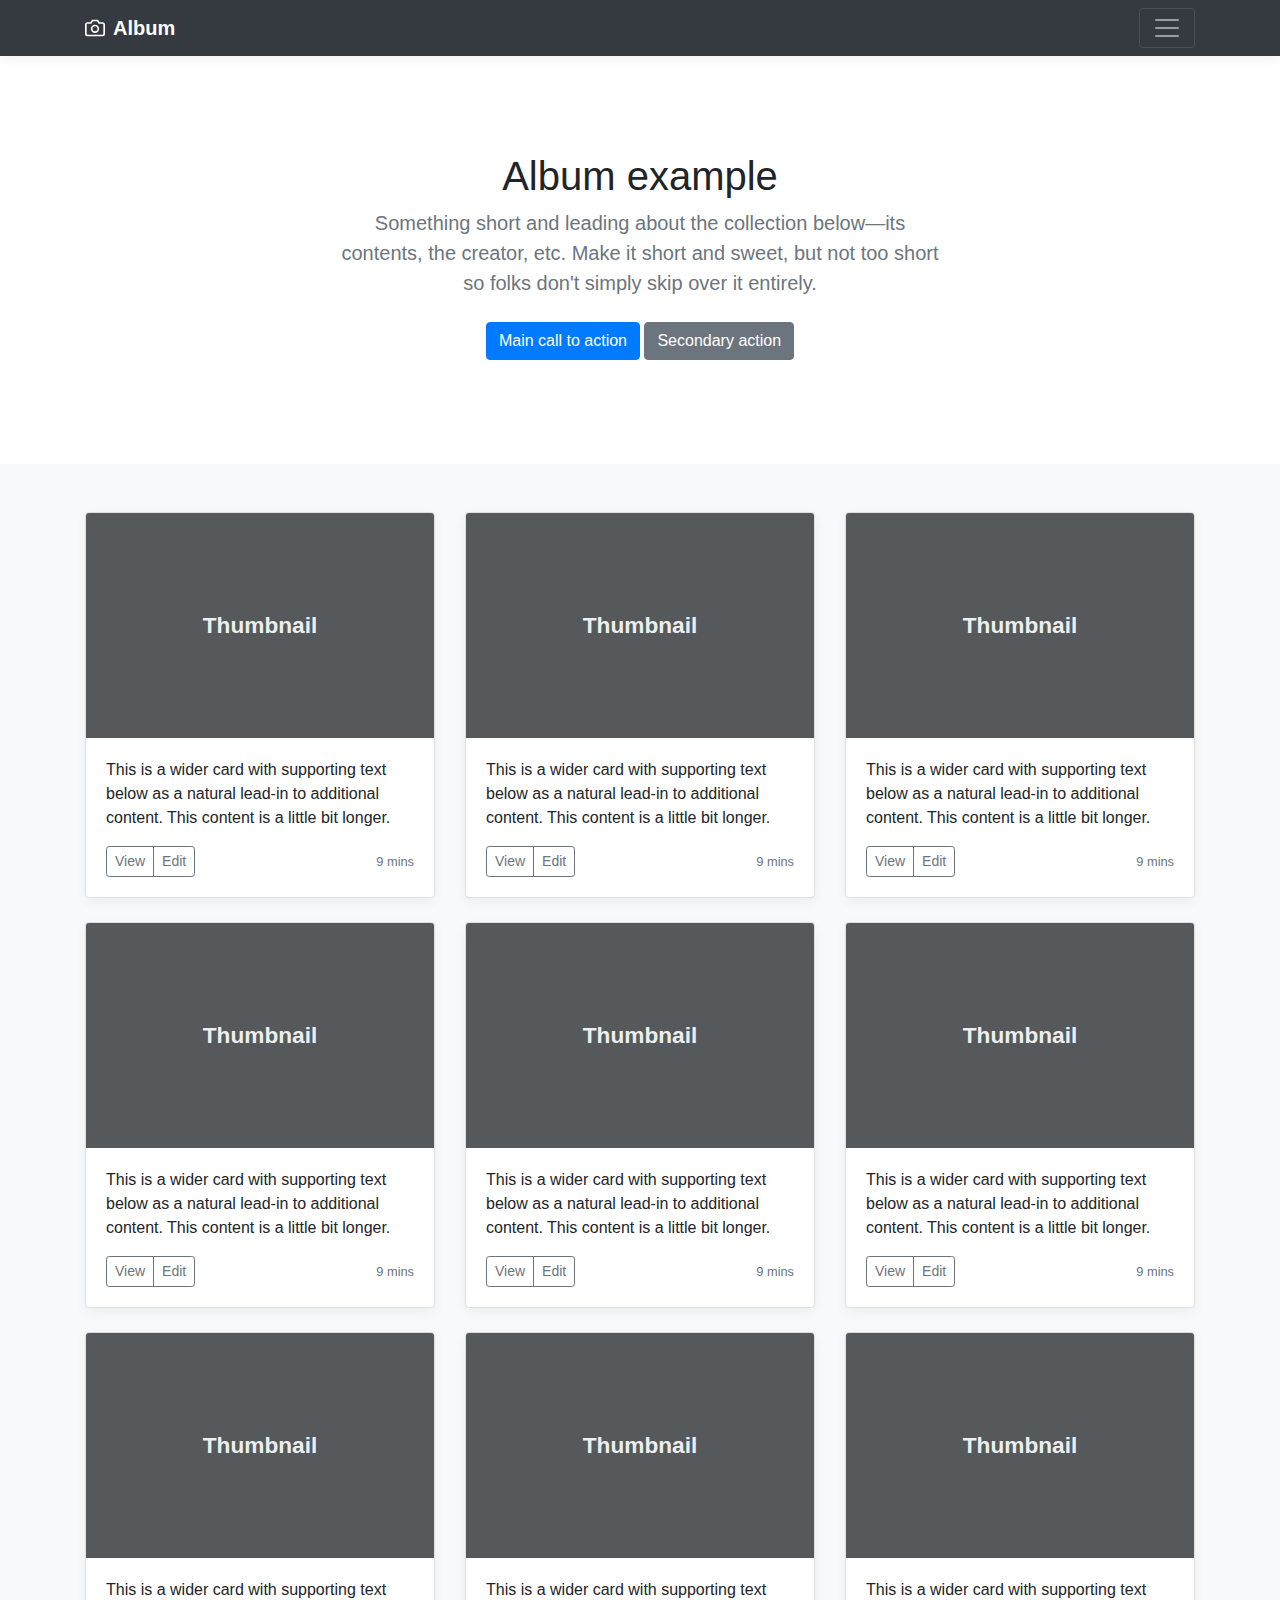
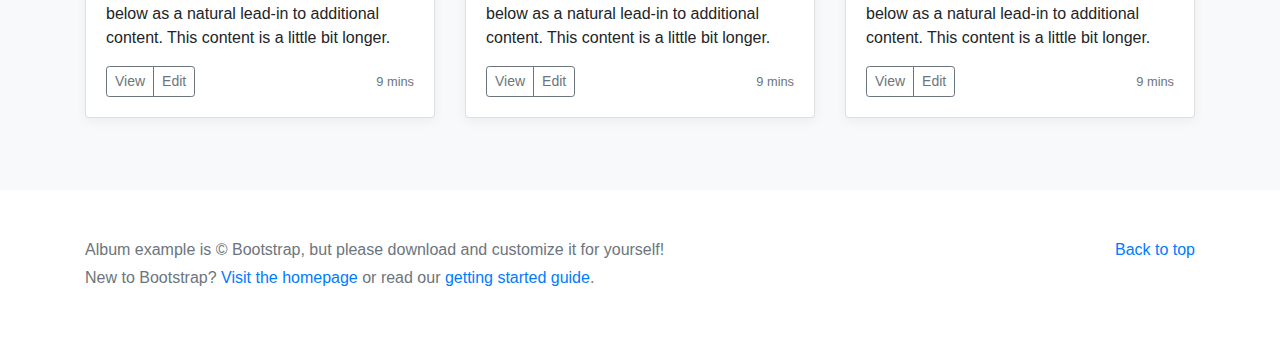
<file: public/packages/bootstrap-4.1.1/docs/4.1/examples/album/index.html>
<!doctype html>
<html lang="en">
  <head>
    <meta charset="utf-8">
    <meta name="viewport" content="width=device-width, initial-scale=1, shrink-to-fit=no">
    <meta name="description" content="">
    <meta name="author" content="">
    <link rel="icon" href="../../../../favicon.ico">

    <title>Album example for Bootstrap</title>

    <!-- Bootstrap core CSS -->
    <link href="../../../../dist/css/bootstrap.min.css" rel="stylesheet">

    <!-- Custom styles for this template -->
    <link href="album.css" rel="stylesheet">
  </head>

  <body>

    <header>
      <div class="collapse bg-dark" id="navbarHeader">
        <div class="container">
          <div class="row">
            <div class="col-sm-8 col-md-7 py-4">
              <h4 class="text-white">About</h4>
              <p class="text-muted">Add some information about the album below, the author, or any other background context. Make it a few sentences long so folks can pick up some informative tidbits. Then, link them off to some social networking sites or contact information.</p>
            </div>
            <div class="col-sm-4 offset-md-1 py-4">
              <h4 class="text-white">Contact</h4>
              <ul class="list-unstyled">
                <li><a href="#" class="text-white">Follow on Twitter</a></li>
                <li><a href="#" class="text-white">Like on Facebook</a></li>
                <li><a href="#" class="text-white">Email me</a></li>
              </ul>
            </div>
          </div>
        </div>
      </div>
      <div class="navbar navbar-dark bg-dark box-shadow">
        <div class="container d-flex justify-content-between">
          <a href="#" class="navbar-brand d-flex align-items-center">
            <svg xmlns="http://www.w3.org/2000/svg" width="20" height="20" viewBox="0 0 24 24" fill="none" stroke="currentColor" stroke-width="2" stroke-linecap="round" stroke-linejoin="round" class="mr-2"><path d="M23 19a2 2 0 0 1-2 2H3a2 2 0 0 1-2-2V8a2 2 0 0 1 2-2h4l2-3h6l2 3h4a2 2 0 0 1 2 2z"></path><circle cx="12" cy="13" r="4"></circle></svg>
            <strong>Album</strong>
          </a>
          <button class="navbar-toggler" type="button" data-toggle="collapse" data-target="#navbarHeader" aria-controls="navbarHeader" aria-expanded="false" aria-label="Toggle navigation">
            <span class="navbar-toggler-icon"></span>
          </button>
        </div>
      </div>
    </header>

    <main role="main">

      <section class="jumbotron text-center">
        <div class="container">
          <h1 class="jumbotron-heading">Album example</h1>
          <p class="lead text-muted">Something short and leading about the collection below—its contents, the creator, etc. Make it short and sweet, but not too short so folks don't simply skip over it entirely.</p>
          <p>
            <a href="#" class="btn btn-primary my-2">Main call to action</a>
            <a href="#" class="btn btn-secondary my-2">Secondary action</a>
          </p>
        </div>
      </section>

      <div class="album py-5 bg-light">
        <div class="container">

          <div class="row">
            <div class="col-md-4">
              <div class="card mb-4 box-shadow">
                <img class="card-img-top" data-src="holder.js/100px225?theme=thumb&bg=55595c&fg=eceeef&text=Thumbnail" alt="Card image cap">
                <div class="card-body">
                  <p class="card-text">This is a wider card with supporting text below as a natural lead-in to additional content. This content is a little bit longer.</p>
                  <div class="d-flex justify-content-between align-items-center">
                    <div class="btn-group">
                      <button type="button" class="btn btn-sm btn-outline-secondary">View</button>
                      <button type="button" class="btn btn-sm btn-outline-secondary">Edit</button>
                    </div>
                    <small class="text-muted">9 mins</small>
                  </div>
                </div>
              </div>
            </div>
            <div class="col-md-4">
              <div class="card mb-4 box-shadow">
                <img class="card-img-top" data-src="holder.js/100px225?theme=thumb&bg=55595c&fg=eceeef&text=Thumbnail" alt="Card image cap">
                <div class="card-body">
                  <p class="card-text">This is a wider card with supporting text below as a natural lead-in to additional content. This content is a little bit longer.</p>
                  <div class="d-flex justify-content-between align-items-center">
                    <div class="btn-group">
                      <button type="button" class="btn btn-sm btn-outline-secondary">View</button>
                      <button type="button" class="btn btn-sm btn-outline-secondary">Edit</button>
                    </div>
                    <small class="text-muted">9 mins</small>
                  </div>
                </div>
              </div>
            </div>
            <div class="col-md-4">
              <div class="card mb-4 box-shadow">
                <img class="card-img-top" data-src="holder.js/100px225?theme=thumb&bg=55595c&fg=eceeef&text=Thumbnail" alt="Card image cap">
                <div class="card-body">
                  <p class="card-text">This is a wider card with supporting text below as a natural lead-in to additional content. This content is a little bit longer.</p>
                  <div class="d-flex justify-content-between align-items-center">
                    <div class="btn-group">
                      <button type="button" class="btn btn-sm btn-outline-secondary">View</button>
                      <button type="button" class="btn btn-sm btn-outline-secondary">Edit</button>
                    </div>
                    <small class="text-muted">9 mins</small>
                  </div>
                </div>
              </div>
            </div>

            <div class="col-md-4">
              <div class="card mb-4 box-shadow">
                <img class="card-img-top" data-src="holder.js/100px225?theme=thumb&bg=55595c&fg=eceeef&text=Thumbnail" alt="Card image cap">
                <div class="card-body">
                  <p class="card-text">This is a wider card with supporting text below as a natural lead-in to additional content. This content is a little bit longer.</p>
                  <div class="d-flex justify-content-between align-items-center">
                    <div class="btn-group">
                      <button type="button" class="btn btn-sm btn-outline-secondary">View</button>
                      <button type="button" class="btn btn-sm btn-outline-secondary">Edit</button>
                    </div>
                    <small class="text-muted">9 mins</small>
                  </div>
                </div>
              </div>
            </div>
            <div class="col-md-4">
              <div class="card mb-4 box-shadow">
                <img class="card-img-top" data-src="holder.js/100px225?theme=thumb&bg=55595c&fg=eceeef&text=Thumbnail" alt="Card image cap">
                <div class="card-body">
                  <p class="card-text">This is a wider card with supporting text below as a natural lead-in to additional content. This content is a little bit longer.</p>
                  <div class="d-flex justify-content-between align-items-center">
                    <div class="btn-group">
                      <button type="button" class="btn btn-sm btn-outline-secondary">View</button>
                      <button type="button" class="btn btn-sm btn-outline-secondary">Edit</button>
                    </div>
                    <small class="text-muted">9 mins</small>
                  </div>
                </div>
              </div>
            </div>
            <div class="col-md-4">
              <div class="card mb-4 box-shadow">
                <img class="card-img-top" data-src="holder.js/100px225?theme=thumb&bg=55595c&fg=eceeef&text=Thumbnail" alt="Card image cap">
                <div class="card-body">
                  <p class="card-text">This is a wider card with supporting text below as a natural lead-in to additional content. This content is a little bit longer.</p>
                  <div class="d-flex justify-content-between align-items-center">
                    <div class="btn-group">
                      <button type="button" class="btn btn-sm btn-outline-secondary">View</button>
                      <button type="button" class="btn btn-sm btn-outline-secondary">Edit</button>
                    </div>
                    <small class="text-muted">9 mins</small>
                  </div>
                </div>
              </div>
            </div>

            <div class="col-md-4">
              <div class="card mb-4 box-shadow">
                <img class="card-img-top" data-src="holder.js/100px225?theme=thumb&bg=55595c&fg=eceeef&text=Thumbnail" alt="Card image cap">
                <div class="card-body">
                  <p class="card-text">This is a wider card with supporting text below as a natural lead-in to additional content. This content is a little bit longer.</p>
                  <div class="d-flex justify-content-between align-items-center">
                    <div class="btn-group">
                      <button type="button" class="btn btn-sm btn-outline-secondary">View</button>
                      <button type="button" class="btn btn-sm btn-outline-secondary">Edit</button>
                    </div>
                    <small class="text-muted">9 mins</small>
                  </div>
                </div>
              </div>
            </div>
            <div class="col-md-4">
              <div class="card mb-4 box-shadow">
                <img class="card-img-top" data-src="holder.js/100px225?theme=thumb&bg=55595c&fg=eceeef&text=Thumbnail" alt="Card image cap">
                <div class="card-body">
                  <p class="card-text">This is a wider card with supporting text below as a natural lead-in to additional content. This content is a little bit longer.</p>
                  <div class="d-flex justify-content-between align-items-center">
                    <div class="btn-group">
                      <button type="button" class="btn btn-sm btn-outline-secondary">View</button>
                      <button type="button" class="btn btn-sm btn-outline-secondary">Edit</button>
                    </div>
                    <small class="text-muted">9 mins</small>
                  </div>
                </div>
              </div>
            </div>
            <div class="col-md-4">
              <div class="card mb-4 box-shadow">
                <img class="card-img-top" data-src="holder.js/100px225?theme=thumb&bg=55595c&fg=eceeef&text=Thumbnail" alt="Card image cap">
                <div class="card-body">
                  <p class="card-text">This is a wider card with supporting text below as a natural lead-in to additional content. This content is a little bit longer.</p>
                  <div class="d-flex justify-content-between align-items-center">
                    <div class="btn-group">
                      <button type="button" class="btn btn-sm btn-outline-secondary">View</button>
                      <button type="button" class="btn btn-sm btn-outline-secondary">Edit</button>
                    </div>
                    <small class="text-muted">9 mins</small>
                  </div>
                </div>
              </div>
            </div>
          </div>
        </div>
      </div>

    </main>

    <footer class="text-muted">
      <div class="container">
        <p class="float-right">
          <a href="#">Back to top</a>
        </p>
        <p>Album example is &copy; Bootstrap, but please download and customize it for yourself!</p>
        <p>New to Bootstrap? <a href="../../">Visit the homepage</a> or read our <a href="../../getting-started/">getting started guide</a>.</p>
      </div>
    </footer>

    <!-- Bootstrap core JavaScript
    ================================================== -->
    <!-- Placed at the end of the document so the pages load faster -->
    <script src="https://code.jquery.com/jquery-3.3.1.slim.min.js" integrity="sha384-q8i/X+965DzO0rT7abK41JStQIAqVgRVzpbzo5smXKp4YfRvH+8abtTE1Pi6jizo" crossorigin="anonymous"></script>
    <script>window.jQuery || document.write('<script src="../../../../assets/js/vendor/jquery-slim.min.js"><\/script>')</script>
    <script src="../../../../assets/js/vendor/popper.min.js"></script>
    <script src="../../../../dist/js/bootstrap.min.js"></script>
    <script src="../../../../assets/js/vendor/holder.min.js"></script>
  </body>
</html>
</file>
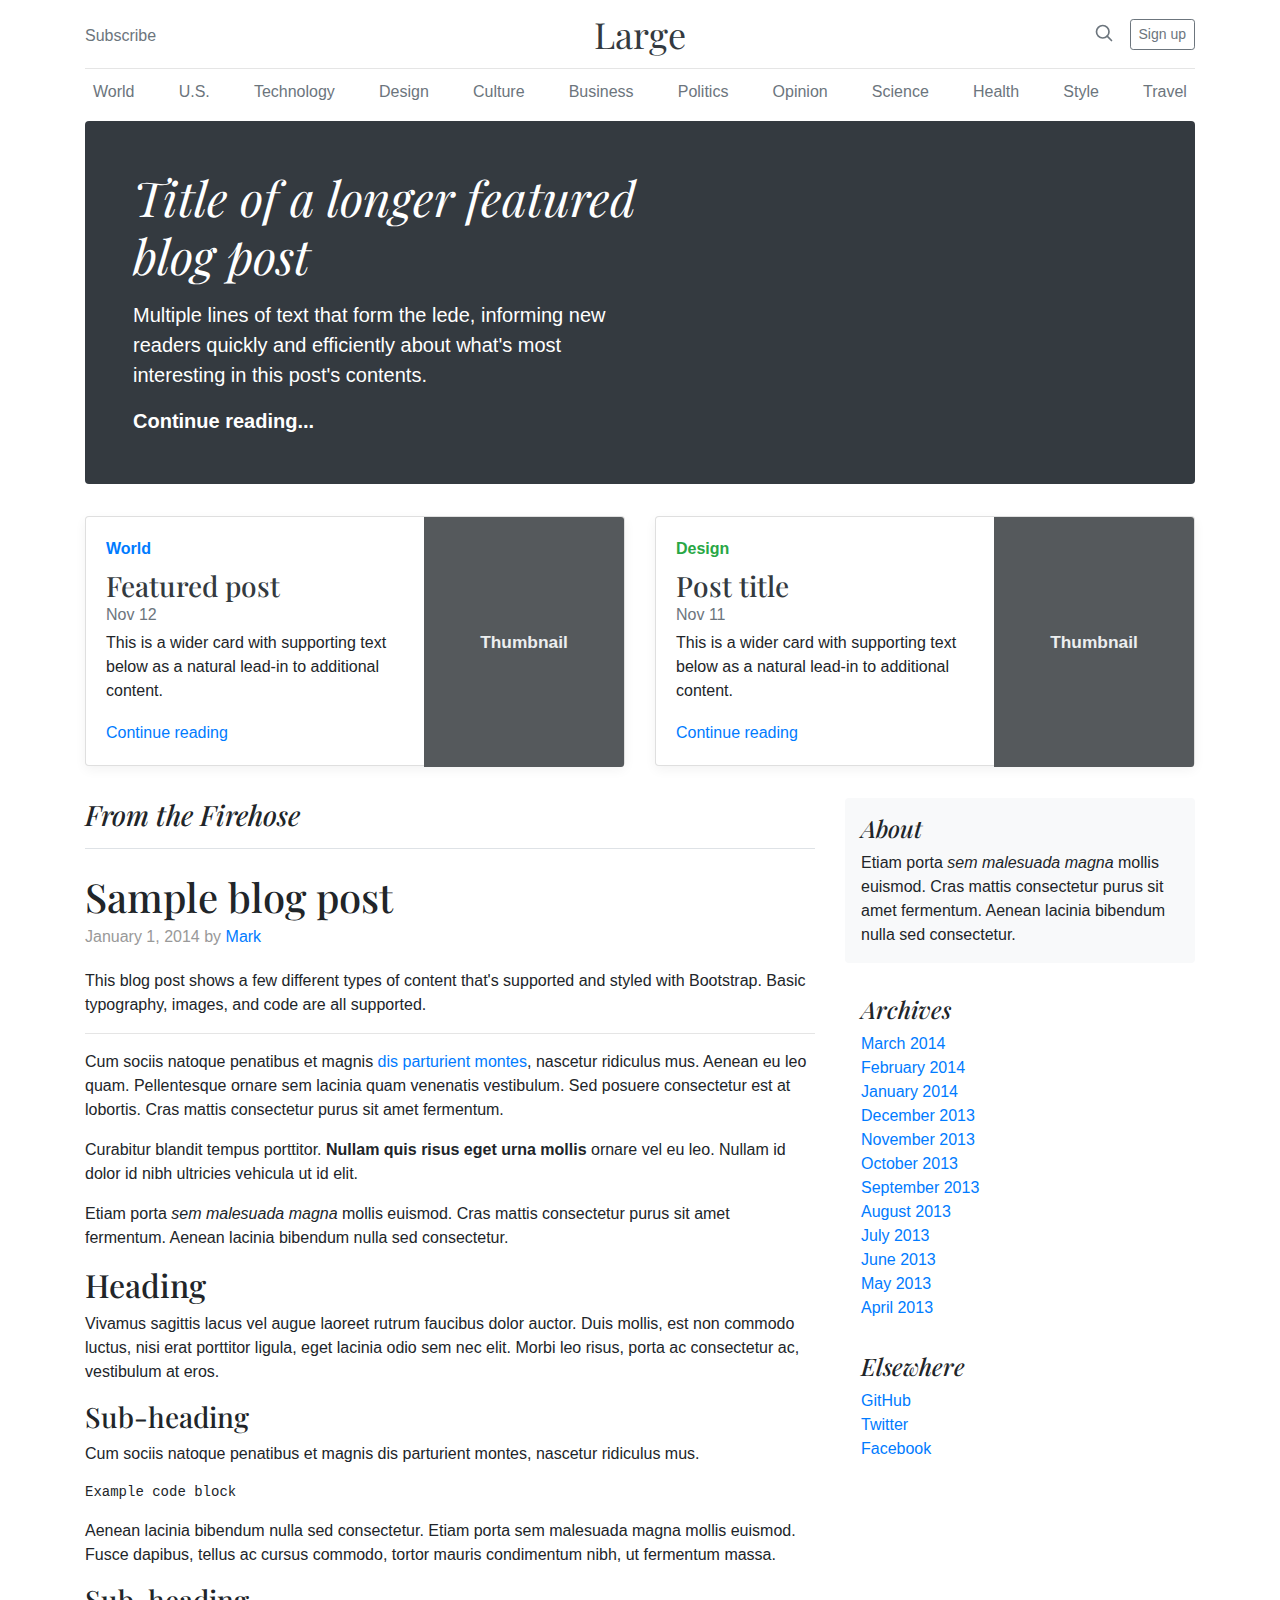
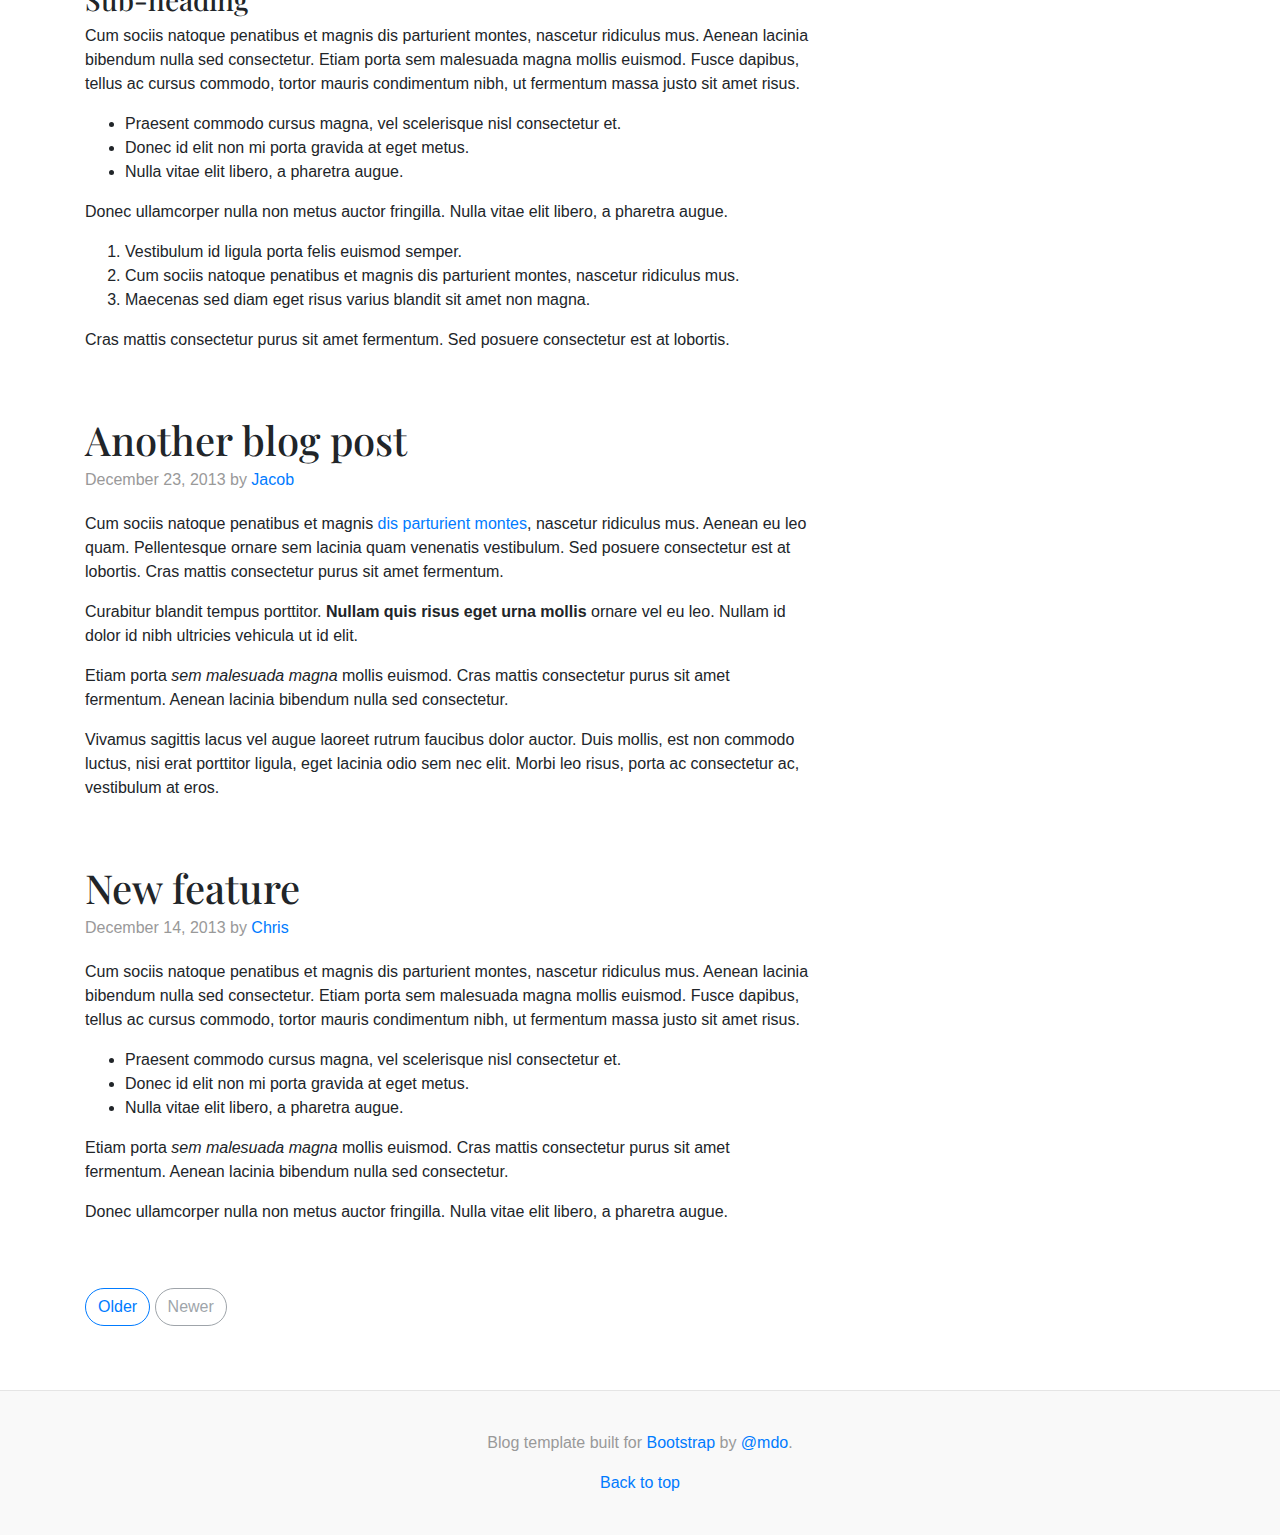
<file: public/packages/bootstrap-4.1.1/docs/4.1/examples/blog/index.html>
<!doctype html>
<html lang="en">
  <head>
    <meta charset="utf-8">
    <meta name="viewport" content="width=device-width, initial-scale=1, shrink-to-fit=no">
    <meta name="description" content="">
    <meta name="author" content="">
    <link rel="icon" href="../../../../favicon.ico">

    <title>Blog Template for Bootstrap</title>

    <!-- Bootstrap core CSS -->
    <link href="../../../../dist/css/bootstrap.min.css" rel="stylesheet">

    <!-- Custom styles for this template -->
    <link href="https://fonts.googleapis.com/css?family=Playfair+Display:700,900" rel="stylesheet">
    <link href="blog.css" rel="stylesheet">
  </head>

  <body>

    <div class="container">
      <header class="blog-header py-3">
        <div class="row flex-nowrap justify-content-between align-items-center">
          <div class="col-4 pt-1">
            <a class="text-muted" href="#">Subscribe</a>
          </div>
          <div class="col-4 text-center">
            <a class="blog-header-logo text-dark" href="#">Large</a>
          </div>
          <div class="col-4 d-flex justify-content-end align-items-center">
            <a class="text-muted" href="#">
              <svg xmlns="http://www.w3.org/2000/svg" width="20" height="20" viewBox="0 0 24 24" fill="none" stroke="currentColor" stroke-width="2" stroke-linecap="round" stroke-linejoin="round" class="mx-3"><circle cx="10.5" cy="10.5" r="7.5"></circle><line x1="21" y1="21" x2="15.8" y2="15.8"></line></svg>
            </a>
            <a class="btn btn-sm btn-outline-secondary" href="#">Sign up</a>
          </div>
        </div>
      </header>

      <div class="nav-scroller py-1 mb-2">
        <nav class="nav d-flex justify-content-between">
          <a class="p-2 text-muted" href="#">World</a>
          <a class="p-2 text-muted" href="#">U.S.</a>
          <a class="p-2 text-muted" href="#">Technology</a>
          <a class="p-2 text-muted" href="#">Design</a>
          <a class="p-2 text-muted" href="#">Culture</a>
          <a class="p-2 text-muted" href="#">Business</a>
          <a class="p-2 text-muted" href="#">Politics</a>
          <a class="p-2 text-muted" href="#">Opinion</a>
          <a class="p-2 text-muted" href="#">Science</a>
          <a class="p-2 text-muted" href="#">Health</a>
          <a class="p-2 text-muted" href="#">Style</a>
          <a class="p-2 text-muted" href="#">Travel</a>
        </nav>
      </div>

      <div class="jumbotron p-3 p-md-5 text-white rounded bg-dark">
        <div class="col-md-6 px-0">
          <h1 class="display-4 font-italic">Title of a longer featured blog post</h1>
          <p class="lead my-3">Multiple lines of text that form the lede, informing new readers quickly and efficiently about what's most interesting in this post's contents.</p>
          <p class="lead mb-0"><a href="#" class="text-white font-weight-bold">Continue reading...</a></p>
        </div>
      </div>

      <div class="row mb-2">
        <div class="col-md-6">
          <div class="card flex-md-row mb-4 box-shadow h-md-250">
            <div class="card-body d-flex flex-column align-items-start">
              <strong class="d-inline-block mb-2 text-primary">World</strong>
              <h3 class="mb-0">
                <a class="text-dark" href="#">Featured post</a>
              </h3>
              <div class="mb-1 text-muted">Nov 12</div>
              <p class="card-text mb-auto">This is a wider card with supporting text below as a natural lead-in to additional content.</p>
              <a href="#">Continue reading</a>
            </div>
            <img class="card-img-right flex-auto d-none d-lg-block" data-src="holder.js/200x250?theme=thumb" alt="Card image cap">
          </div>
        </div>
        <div class="col-md-6">
          <div class="card flex-md-row mb-4 box-shadow h-md-250">
            <div class="card-body d-flex flex-column align-items-start">
              <strong class="d-inline-block mb-2 text-success">Design</strong>
              <h3 class="mb-0">
                <a class="text-dark" href="#">Post title</a>
              </h3>
              <div class="mb-1 text-muted">Nov 11</div>
              <p class="card-text mb-auto">This is a wider card with supporting text below as a natural lead-in to additional content.</p>
              <a href="#">Continue reading</a>
            </div>
            <img class="card-img-right flex-auto d-none d-lg-block" data-src="holder.js/200x250?theme=thumb" alt="Card image cap">
          </div>
        </div>
      </div>
    </div>

    <main role="main" class="container">
      <div class="row">
        <div class="col-md-8 blog-main">
          <h3 class="pb-3 mb-4 font-italic border-bottom">
            From the Firehose
          </h3>

          <div class="blog-post">
            <h2 class="blog-post-title">Sample blog post</h2>
            <p class="blog-post-meta">January 1, 2014 by <a href="#">Mark</a></p>

            <p>This blog post shows a few different types of content that's supported and styled with Bootstrap. Basic typography, images, and code are all supported.</p>
            <hr>
            <p>Cum sociis natoque penatibus et magnis <a href="#">dis parturient montes</a>, nascetur ridiculus mus. Aenean eu leo quam. Pellentesque ornare sem lacinia quam venenatis vestibulum. Sed posuere consectetur est at lobortis. Cras mattis consectetur purus sit amet fermentum.</p>
            <blockquote>
              <p>Curabitur blandit tempus porttitor. <strong>Nullam quis risus eget urna mollis</strong> ornare vel eu leo. Nullam id dolor id nibh ultricies vehicula ut id elit.</p>
            </blockquote>
            <p>Etiam porta <em>sem malesuada magna</em> mollis euismod. Cras mattis consectetur purus sit amet fermentum. Aenean lacinia bibendum nulla sed consectetur.</p>
            <h2>Heading</h2>
            <p>Vivamus sagittis lacus vel augue laoreet rutrum faucibus dolor auctor. Duis mollis, est non commodo luctus, nisi erat porttitor ligula, eget lacinia odio sem nec elit. Morbi leo risus, porta ac consectetur ac, vestibulum at eros.</p>
            <h3>Sub-heading</h3>
            <p>Cum sociis natoque penatibus et magnis dis parturient montes, nascetur ridiculus mus.</p>
            <pre><code>Example code block</code></pre>
            <p>Aenean lacinia bibendum nulla sed consectetur. Etiam porta sem malesuada magna mollis euismod. Fusce dapibus, tellus ac cursus commodo, tortor mauris condimentum nibh, ut fermentum massa.</p>
            <h3>Sub-heading</h3>
            <p>Cum sociis natoque penatibus et magnis dis parturient montes, nascetur ridiculus mus. Aenean lacinia bibendum nulla sed consectetur. Etiam porta sem malesuada magna mollis euismod. Fusce dapibus, tellus ac cursus commodo, tortor mauris condimentum nibh, ut fermentum massa justo sit amet risus.</p>
            <ul>
              <li>Praesent commodo cursus magna, vel scelerisque nisl consectetur et.</li>
              <li>Donec id elit non mi porta gravida at eget metus.</li>
              <li>Nulla vitae elit libero, a pharetra augue.</li>
            </ul>
            <p>Donec ullamcorper nulla non metus auctor fringilla. Nulla vitae elit libero, a pharetra augue.</p>
            <ol>
              <li>Vestibulum id ligula porta felis euismod semper.</li>
              <li>Cum sociis natoque penatibus et magnis dis parturient montes, nascetur ridiculus mus.</li>
              <li>Maecenas sed diam eget risus varius blandit sit amet non magna.</li>
            </ol>
            <p>Cras mattis consectetur purus sit amet fermentum. Sed posuere consectetur est at lobortis.</p>
          </div><!-- /.blog-post -->

          <div class="blog-post">
            <h2 class="blog-post-title">Another blog post</h2>
            <p class="blog-post-meta">December 23, 2013 by <a href="#">Jacob</a></p>

            <p>Cum sociis natoque penatibus et magnis <a href="#">dis parturient montes</a>, nascetur ridiculus mus. Aenean eu leo quam. Pellentesque ornare sem lacinia quam venenatis vestibulum. Sed posuere consectetur est at lobortis. Cras mattis consectetur purus sit amet fermentum.</p>
            <blockquote>
              <p>Curabitur blandit tempus porttitor. <strong>Nullam quis risus eget urna mollis</strong> ornare vel eu leo. Nullam id dolor id nibh ultricies vehicula ut id elit.</p>
            </blockquote>
            <p>Etiam porta <em>sem malesuada magna</em> mollis euismod. Cras mattis consectetur purus sit amet fermentum. Aenean lacinia bibendum nulla sed consectetur.</p>
            <p>Vivamus sagittis lacus vel augue laoreet rutrum faucibus dolor auctor. Duis mollis, est non commodo luctus, nisi erat porttitor ligula, eget lacinia odio sem nec elit. Morbi leo risus, porta ac consectetur ac, vestibulum at eros.</p>
          </div><!-- /.blog-post -->

          <div class="blog-post">
            <h2 class="blog-post-title">New feature</h2>
            <p class="blog-post-meta">December 14, 2013 by <a href="#">Chris</a></p>

            <p>Cum sociis natoque penatibus et magnis dis parturient montes, nascetur ridiculus mus. Aenean lacinia bibendum nulla sed consectetur. Etiam porta sem malesuada magna mollis euismod. Fusce dapibus, tellus ac cursus commodo, tortor mauris condimentum nibh, ut fermentum massa justo sit amet risus.</p>
            <ul>
              <li>Praesent commodo cursus magna, vel scelerisque nisl consectetur et.</li>
              <li>Donec id elit non mi porta gravida at eget metus.</li>
              <li>Nulla vitae elit libero, a pharetra augue.</li>
            </ul>
            <p>Etiam porta <em>sem malesuada magna</em> mollis euismod. Cras mattis consectetur purus sit amet fermentum. Aenean lacinia bibendum nulla sed consectetur.</p>
            <p>Donec ullamcorper nulla non metus auctor fringilla. Nulla vitae elit libero, a pharetra augue.</p>
          </div><!-- /.blog-post -->

          <nav class="blog-pagination">
            <a class="btn btn-outline-primary" href="#">Older</a>
            <a class="btn btn-outline-secondary disabled" href="#">Newer</a>
          </nav>

        </div><!-- /.blog-main -->

        <aside class="col-md-4 blog-sidebar">
          <div class="p-3 mb-3 bg-light rounded">
            <h4 class="font-italic">About</h4>
            <p class="mb-0">Etiam porta <em>sem malesuada magna</em> mollis euismod. Cras mattis consectetur purus sit amet fermentum. Aenean lacinia bibendum nulla sed consectetur.</p>
          </div>

          <div class="p-3">
            <h4 class="font-italic">Archives</h4>
            <ol class="list-unstyled mb-0">
              <li><a href="#">March 2014</a></li>
              <li><a href="#">February 2014</a></li>
              <li><a href="#">January 2014</a></li>
              <li><a href="#">December 2013</a></li>
              <li><a href="#">November 2013</a></li>
              <li><a href="#">October 2013</a></li>
              <li><a href="#">September 2013</a></li>
              <li><a href="#">August 2013</a></li>
              <li><a href="#">July 2013</a></li>
              <li><a href="#">June 2013</a></li>
              <li><a href="#">May 2013</a></li>
              <li><a href="#">April 2013</a></li>
            </ol>
          </div>

          <div class="p-3">
            <h4 class="font-italic">Elsewhere</h4>
            <ol class="list-unstyled">
              <li><a href="#">GitHub</a></li>
              <li><a href="#">Twitter</a></li>
              <li><a href="#">Facebook</a></li>
            </ol>
          </div>
        </aside><!-- /.blog-sidebar -->

      </div><!-- /.row -->

    </main><!-- /.container -->

    <footer class="blog-footer">
      <p>Blog template built for <a href="https://getbootstrap.com/">Bootstrap</a> by <a href="https://twitter.com/mdo">@mdo</a>.</p>
      <p>
        <a href="#">Back to top</a>
      </p>
    </footer>

    <!-- Bootstrap core JavaScript
    ================================================== -->
    <!-- Placed at the end of the document so the pages load faster -->
    <script src="https://code.jquery.com/jquery-3.3.1.slim.min.js" integrity="sha384-q8i/X+965DzO0rT7abK41JStQIAqVgRVzpbzo5smXKp4YfRvH+8abtTE1Pi6jizo" crossorigin="anonymous"></script>
    <script>window.jQuery || document.write('<script src="../../../../assets/js/vendor/jquery-slim.min.js"><\/script>')</script>
    <script src="../../../../assets/js/vendor/popper.min.js"></script>
    <script src="../../../../dist/js/bootstrap.min.js"></script>
    <script src="../../../../assets/js/vendor/holder.min.js"></script>
    <script>
      Holder.addTheme('thumb', {
        bg: '#55595c',
        fg: '#eceeef',
        text: 'Thumbnail'
      });
    </script>
  </body>
</html>
</file>
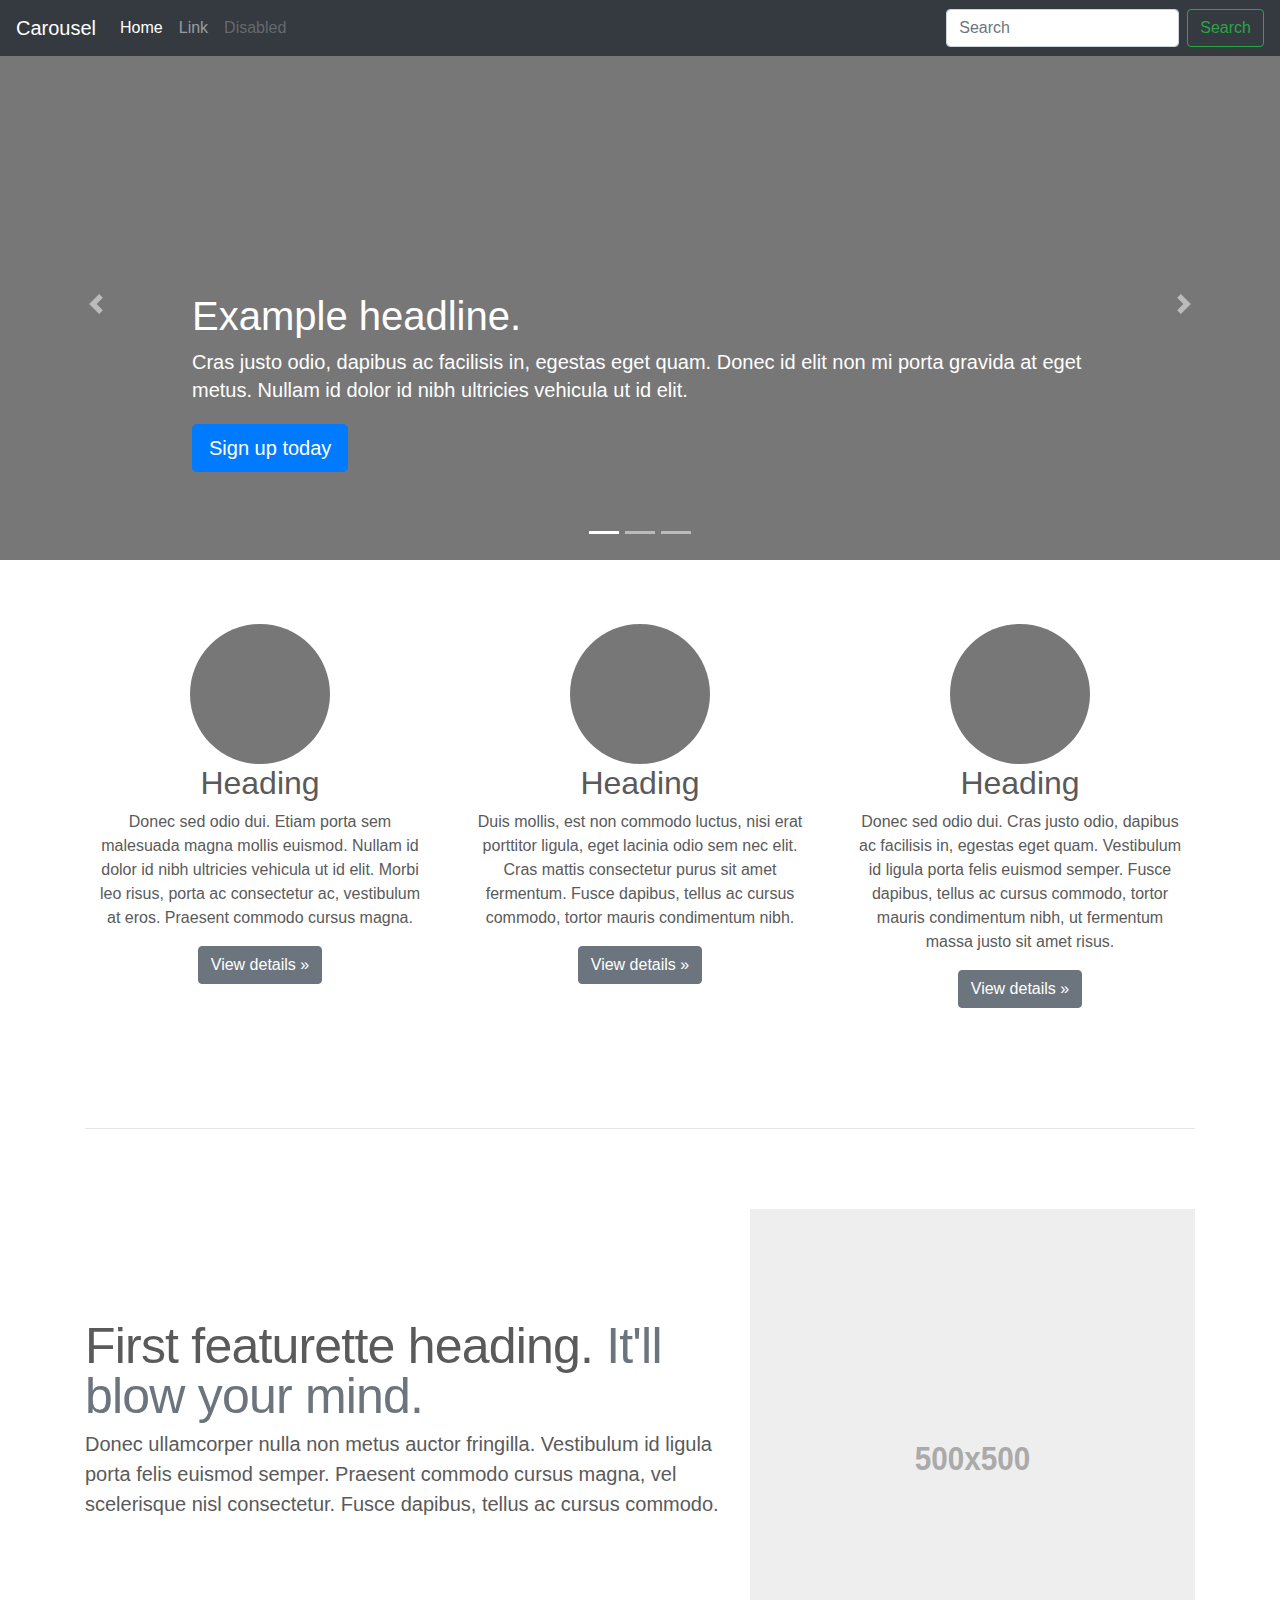
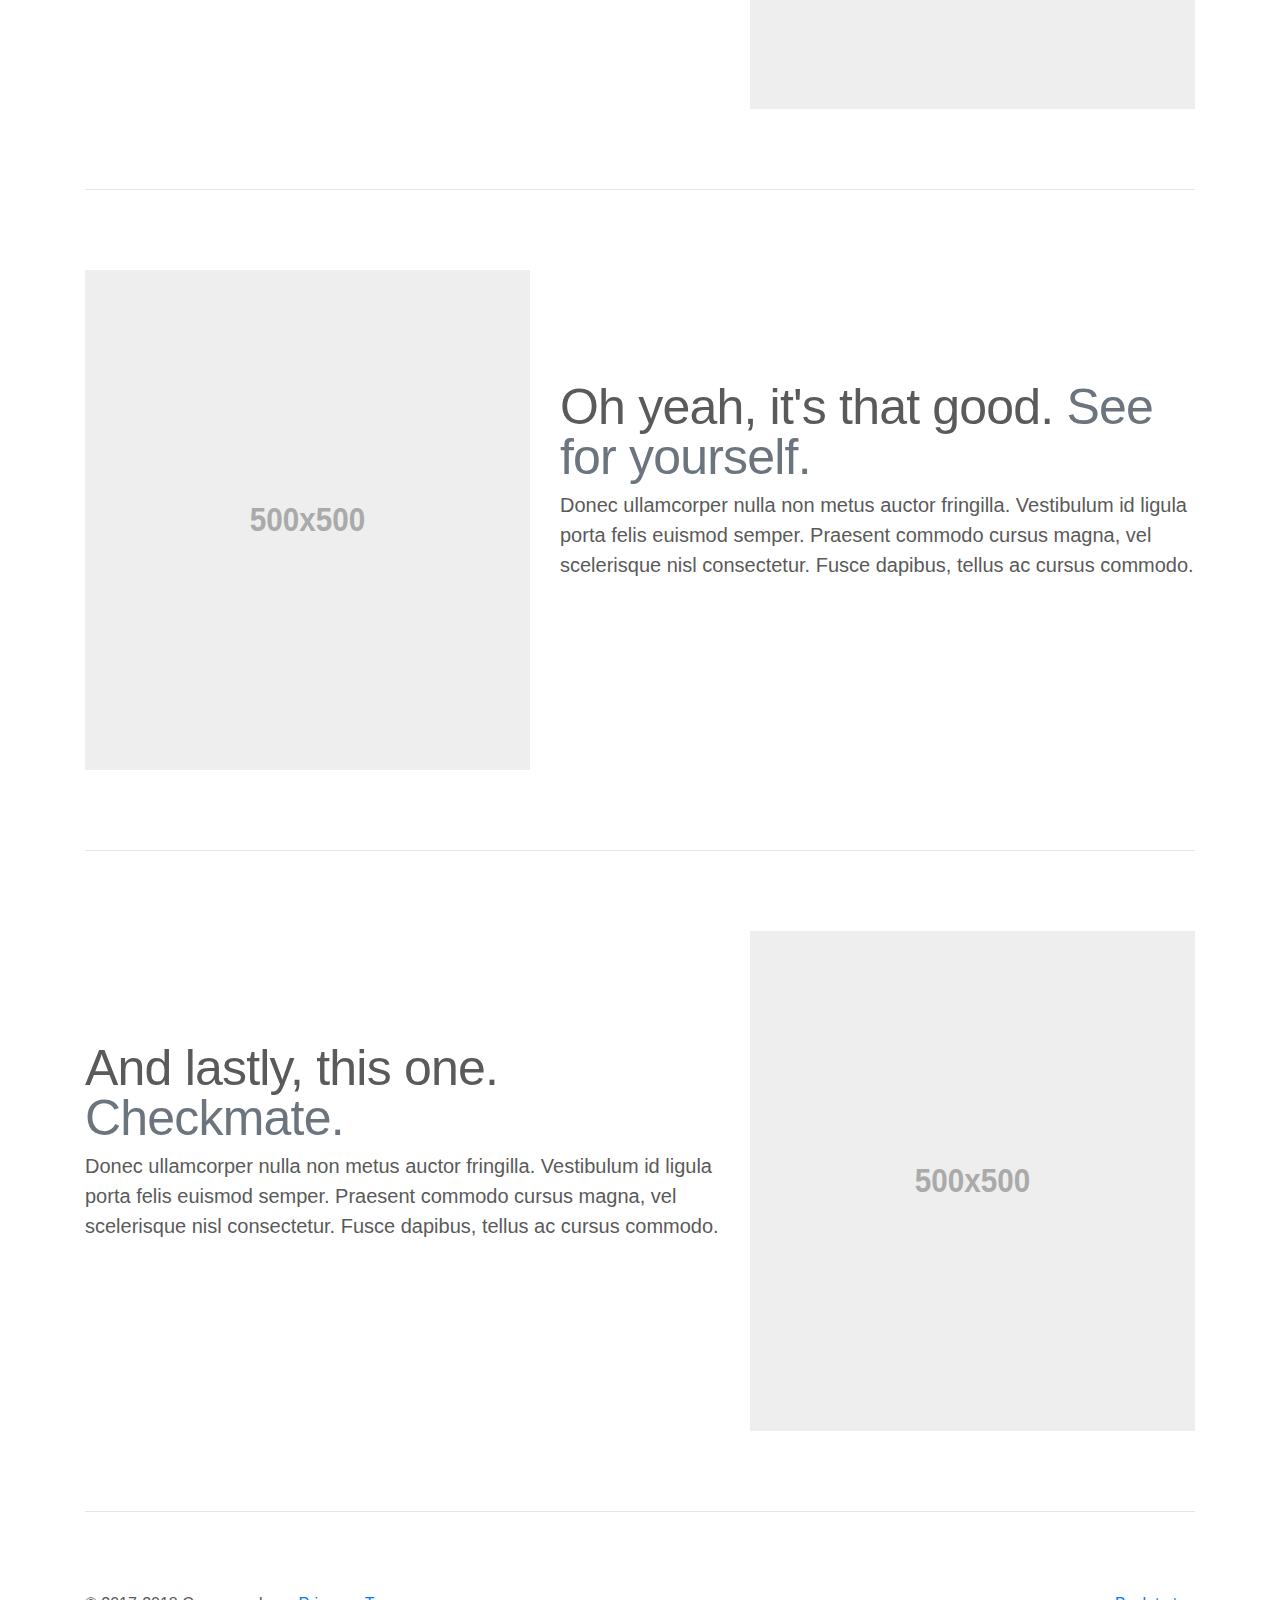
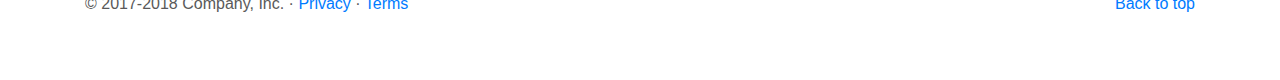
<file: public/packages/bootstrap-4.1.1/docs/4.1/examples/carousel/index.html>
<!doctype html>
<html lang="en">
  <head>
    <meta charset="utf-8">
    <meta name="viewport" content="width=device-width, initial-scale=1, shrink-to-fit=no">
    <meta name="description" content="">
    <meta name="author" content="">
    <link rel="icon" href="../../../../favicon.ico">

    <title>Carousel Template for Bootstrap</title>

    <!-- Bootstrap core CSS -->
    <link href="../../../../dist/css/bootstrap.min.css" rel="stylesheet">

    <!-- Custom styles for this template -->
    <link href="carousel.css" rel="stylesheet">
  </head>
  <body>

    <header>
      <nav class="navbar navbar-expand-md navbar-dark fixed-top bg-dark">
        <a class="navbar-brand" href="#">Carousel</a>
        <button class="navbar-toggler" type="button" data-toggle="collapse" data-target="#navbarCollapse" aria-controls="navbarCollapse" aria-expanded="false" aria-label="Toggle navigation">
          <span class="navbar-toggler-icon"></span>
        </button>
        <div class="collapse navbar-collapse" id="navbarCollapse">
          <ul class="navbar-nav mr-auto">
            <li class="nav-item active">
              <a class="nav-link" href="#">Home <span class="sr-only">(current)</span></a>
            </li>
            <li class="nav-item">
              <a class="nav-link" href="#">Link</a>
            </li>
            <li class="nav-item">
              <a class="nav-link disabled" href="#">Disabled</a>
            </li>
          </ul>
          <form class="form-inline mt-2 mt-md-0">
            <input class="form-control mr-sm-2" type="text" placeholder="Search" aria-label="Search">
            <button class="btn btn-outline-success my-2 my-sm-0" type="submit">Search</button>
          </form>
        </div>
      </nav>
    </header>

    <main role="main">

      <div id="myCarousel" class="carousel slide" data-ride="carousel">
        <ol class="carousel-indicators">
          <li data-target="#myCarousel" data-slide-to="0" class="active"></li>
          <li data-target="#myCarousel" data-slide-to="1"></li>
          <li data-target="#myCarousel" data-slide-to="2"></li>
        </ol>
        <div class="carousel-inner">
          <div class="carousel-item active">
            <img class="first-slide" src="[data-uri]" alt="First slide">
            <div class="container">
              <div class="carousel-caption text-left">
                <h1>Example headline.</h1>
                <p>Cras justo odio, dapibus ac facilisis in, egestas eget quam. Donec id elit non mi porta gravida at eget metus. Nullam id dolor id nibh ultricies vehicula ut id elit.</p>
                <p><a class="btn btn-lg btn-primary" href="#" role="button">Sign up today</a></p>
              </div>
            </div>
          </div>
          <div class="carousel-item">
            <img class="second-slide" src="[data-uri]" alt="Second slide">
            <div class="container">
              <div class="carousel-caption">
                <h1>Another example headline.</h1>
                <p>Cras justo odio, dapibus ac facilisis in, egestas eget quam. Donec id elit non mi porta gravida at eget metus. Nullam id dolor id nibh ultricies vehicula ut id elit.</p>
                <p><a class="btn btn-lg btn-primary" href="#" role="button">Learn more</a></p>
              </div>
            </div>
          </div>
          <div class="carousel-item">
            <img class="third-slide" src="[data-uri]" alt="Third slide">
            <div class="container">
              <div class="carousel-caption text-right">
                <h1>One more for good measure.</h1>
                <p>Cras justo odio, dapibus ac facilisis in, egestas eget quam. Donec id elit non mi porta gravida at eget metus. Nullam id dolor id nibh ultricies vehicula ut id elit.</p>
                <p><a class="btn btn-lg btn-primary" href="#" role="button">Browse gallery</a></p>
              </div>
            </div>
          </div>
        </div>
        <a class="carousel-control-prev" href="#myCarousel" role="button" data-slide="prev">
          <span class="carousel-control-prev-icon" aria-hidden="true"></span>
          <span class="sr-only">Previous</span>
        </a>
        <a class="carousel-control-next" href="#myCarousel" role="button" data-slide="next">
          <span class="carousel-control-next-icon" aria-hidden="true"></span>
          <span class="sr-only">Next</span>
        </a>
      </div>


      <!-- Marketing messaging and featurettes
      ================================================== -->
      <!-- Wrap the rest of the page in another container to center all the content. -->

      <div class="container marketing">

        <!-- Three columns of text below the carousel -->
        <div class="row">
          <div class="col-lg-4">
            <img class="rounded-circle" src="[data-uri]" alt="Generic placeholder image" width="140" height="140">
            <h2>Heading</h2>
            <p>Donec sed odio dui. Etiam porta sem malesuada magna mollis euismod. Nullam id dolor id nibh ultricies vehicula ut id elit. Morbi leo risus, porta ac consectetur ac, vestibulum at eros. Praesent commodo cursus magna.</p>
            <p><a class="btn btn-secondary" href="#" role="button">View details &raquo;</a></p>
          </div><!-- /.col-lg-4 -->
          <div class="col-lg-4">
            <img class="rounded-circle" src="[data-uri]" alt="Generic placeholder image" width="140" height="140">
            <h2>Heading</h2>
            <p>Duis mollis, est non commodo luctus, nisi erat porttitor ligula, eget lacinia odio sem nec elit. Cras mattis consectetur purus sit amet fermentum. Fusce dapibus, tellus ac cursus commodo, tortor mauris condimentum nibh.</p>
            <p><a class="btn btn-secondary" href="#" role="button">View details &raquo;</a></p>
          </div><!-- /.col-lg-4 -->
          <div class="col-lg-4">
            <img class="rounded-circle" src="[data-uri]" alt="Generic placeholder image" width="140" height="140">
            <h2>Heading</h2>
            <p>Donec sed odio dui. Cras justo odio, dapibus ac facilisis in, egestas eget quam. Vestibulum id ligula porta felis euismod semper. Fusce dapibus, tellus ac cursus commodo, tortor mauris condimentum nibh, ut fermentum massa justo sit amet risus.</p>
            <p><a class="btn btn-secondary" href="#" role="button">View details &raquo;</a></p>
          </div><!-- /.col-lg-4 -->
        </div><!-- /.row -->


        <!-- START THE FEATURETTES -->

        <hr class="featurette-divider">

        <div class="row featurette">
          <div class="col-md-7">
            <h2 class="featurette-heading">First featurette heading. <span class="text-muted">It'll blow your mind.</span></h2>
            <p class="lead">Donec ullamcorper nulla non metus auctor fringilla. Vestibulum id ligula porta felis euismod semper. Praesent commodo cursus magna, vel scelerisque nisl consectetur. Fusce dapibus, tellus ac cursus commodo.</p>
          </div>
          <div class="col-md-5">
            <img class="featurette-image img-fluid mx-auto" data-src="holder.js/500x500/auto" alt="Generic placeholder image">
          </div>
        </div>

        <hr class="featurette-divider">

        <div class="row featurette">
          <div class="col-md-7 order-md-2">
            <h2 class="featurette-heading">Oh yeah, it's that good. <span class="text-muted">See for yourself.</span></h2>
            <p class="lead">Donec ullamcorper nulla non metus auctor fringilla. Vestibulum id ligula porta felis euismod semper. Praesent commodo cursus magna, vel scelerisque nisl consectetur. Fusce dapibus, tellus ac cursus commodo.</p>
          </div>
          <div class="col-md-5 order-md-1">
            <img class="featurette-image img-fluid mx-auto" data-src="holder.js/500x500/auto" alt="Generic placeholder image">
          </div>
        </div>

        <hr class="featurette-divider">

        <div class="row featurette">
          <div class="col-md-7">
            <h2 class="featurette-heading">And lastly, this one. <span class="text-muted">Checkmate.</span></h2>
            <p class="lead">Donec ullamcorper nulla non metus auctor fringilla. Vestibulum id ligula porta felis euismod semper. Praesent commodo cursus magna, vel scelerisque nisl consectetur. Fusce dapibus, tellus ac cursus commodo.</p>
          </div>
          <div class="col-md-5">
            <img class="featurette-image img-fluid mx-auto" data-src="holder.js/500x500/auto" alt="Generic placeholder image">
          </div>
        </div>

        <hr class="featurette-divider">

        <!-- /END THE FEATURETTES -->

      </div><!-- /.container -->


      <!-- FOOTER -->
      <footer class="container">
        <p class="float-right"><a href="#">Back to top</a></p>
        <p>&copy; 2017-2018 Company, Inc. &middot; <a href="#">Privacy</a> &middot; <a href="#">Terms</a></p>
      </footer>
    </main>

    <!-- Bootstrap core JavaScript
    ================================================== -->
    <!-- Placed at the end of the document so the pages load faster -->
    <script src="https://code.jquery.com/jquery-3.3.1.slim.min.js" integrity="sha384-q8i/X+965DzO0rT7abK41JStQIAqVgRVzpbzo5smXKp4YfRvH+8abtTE1Pi6jizo" crossorigin="anonymous"></script>
    <script>window.jQuery || document.write('<script src="../../../../assets/js/vendor/jquery-slim.min.js"><\/script>')</script>
    <script src="../../../../assets/js/vendor/popper.min.js"></script>
    <script src="../../../../dist/js/bootstrap.min.js"></script>
    <!-- Just to make our placeholder images work. Don't actually copy the next line! -->
    <script src="../../../../assets/js/vendor/holder.min.js"></script>
  </body>
</html>
</file>
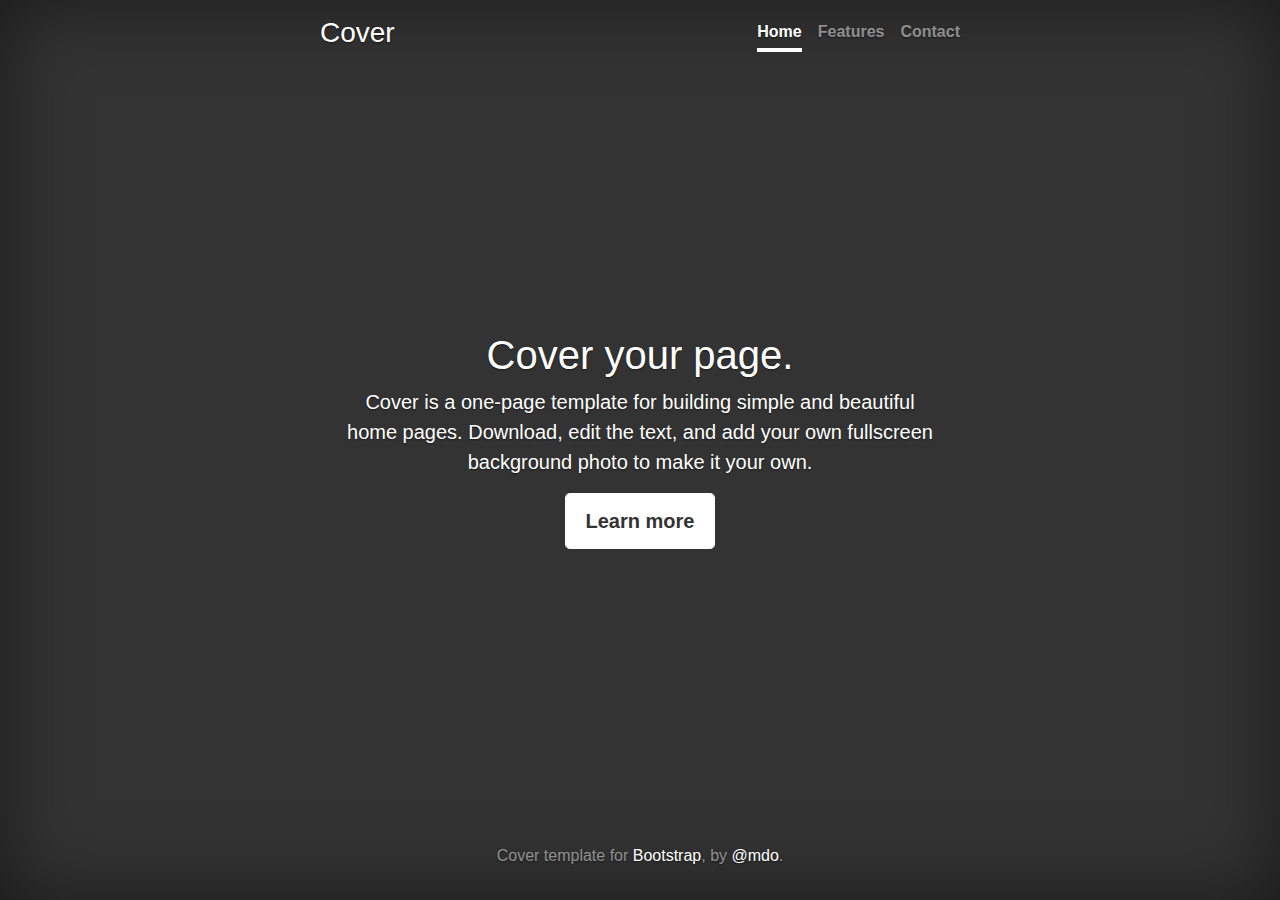
<file: public/packages/bootstrap-4.1.1/docs/4.1/examples/cover/index.html>
<!doctype html>
<html lang="en">
  <head>
    <meta charset="utf-8">
    <meta name="viewport" content="width=device-width, initial-scale=1, shrink-to-fit=no">
    <meta name="description" content="">
    <meta name="author" content="">
    <link rel="icon" href="../../../../favicon.ico">

    <title>Cover Template for Bootstrap</title>

    <!-- Bootstrap core CSS -->
    <link href="../../../../dist/css/bootstrap.min.css" rel="stylesheet">

    <!-- Custom styles for this template -->
    <link href="cover.css" rel="stylesheet">
  </head>

  <body class="text-center">

    <div class="cover-container d-flex w-100 h-100 p-3 mx-auto flex-column">
      <header class="masthead mb-auto">
        <div class="inner">
          <h3 class="masthead-brand">Cover</h3>
          <nav class="nav nav-masthead justify-content-center">
            <a class="nav-link active" href="#">Home</a>
            <a class="nav-link" href="#">Features</a>
            <a class="nav-link" href="#">Contact</a>
          </nav>
        </div>
      </header>

      <main role="main" class="inner cover">
        <h1 class="cover-heading">Cover your page.</h1>
        <p class="lead">Cover is a one-page template for building simple and beautiful home pages. Download, edit the text, and add your own fullscreen background photo to make it your own.</p>
        <p class="lead">
          <a href="#" class="btn btn-lg btn-secondary">Learn more</a>
        </p>
      </main>

      <footer class="mastfoot mt-auto">
        <div class="inner">
          <p>Cover template for <a href="https://getbootstrap.com/">Bootstrap</a>, by <a href="https://twitter.com/mdo">@mdo</a>.</p>
        </div>
      </footer>
    </div>


    <!-- Bootstrap core JavaScript
    ================================================== -->
    <!-- Placed at the end of the document so the pages load faster -->
    <script src="https://code.jquery.com/jquery-3.3.1.slim.min.js" integrity="sha384-q8i/X+965DzO0rT7abK41JStQIAqVgRVzpbzo5smXKp4YfRvH+8abtTE1Pi6jizo" crossorigin="anonymous"></script>
    <script>window.jQuery || document.write('<script src="../../../../assets/js/vendor/jquery-slim.min.js"><\/script>')</script>
    <script src="../../../../assets/js/vendor/popper.min.js"></script>
    <script src="../../../../dist/js/bootstrap.min.js"></script>
  </body>
</html>
</file>
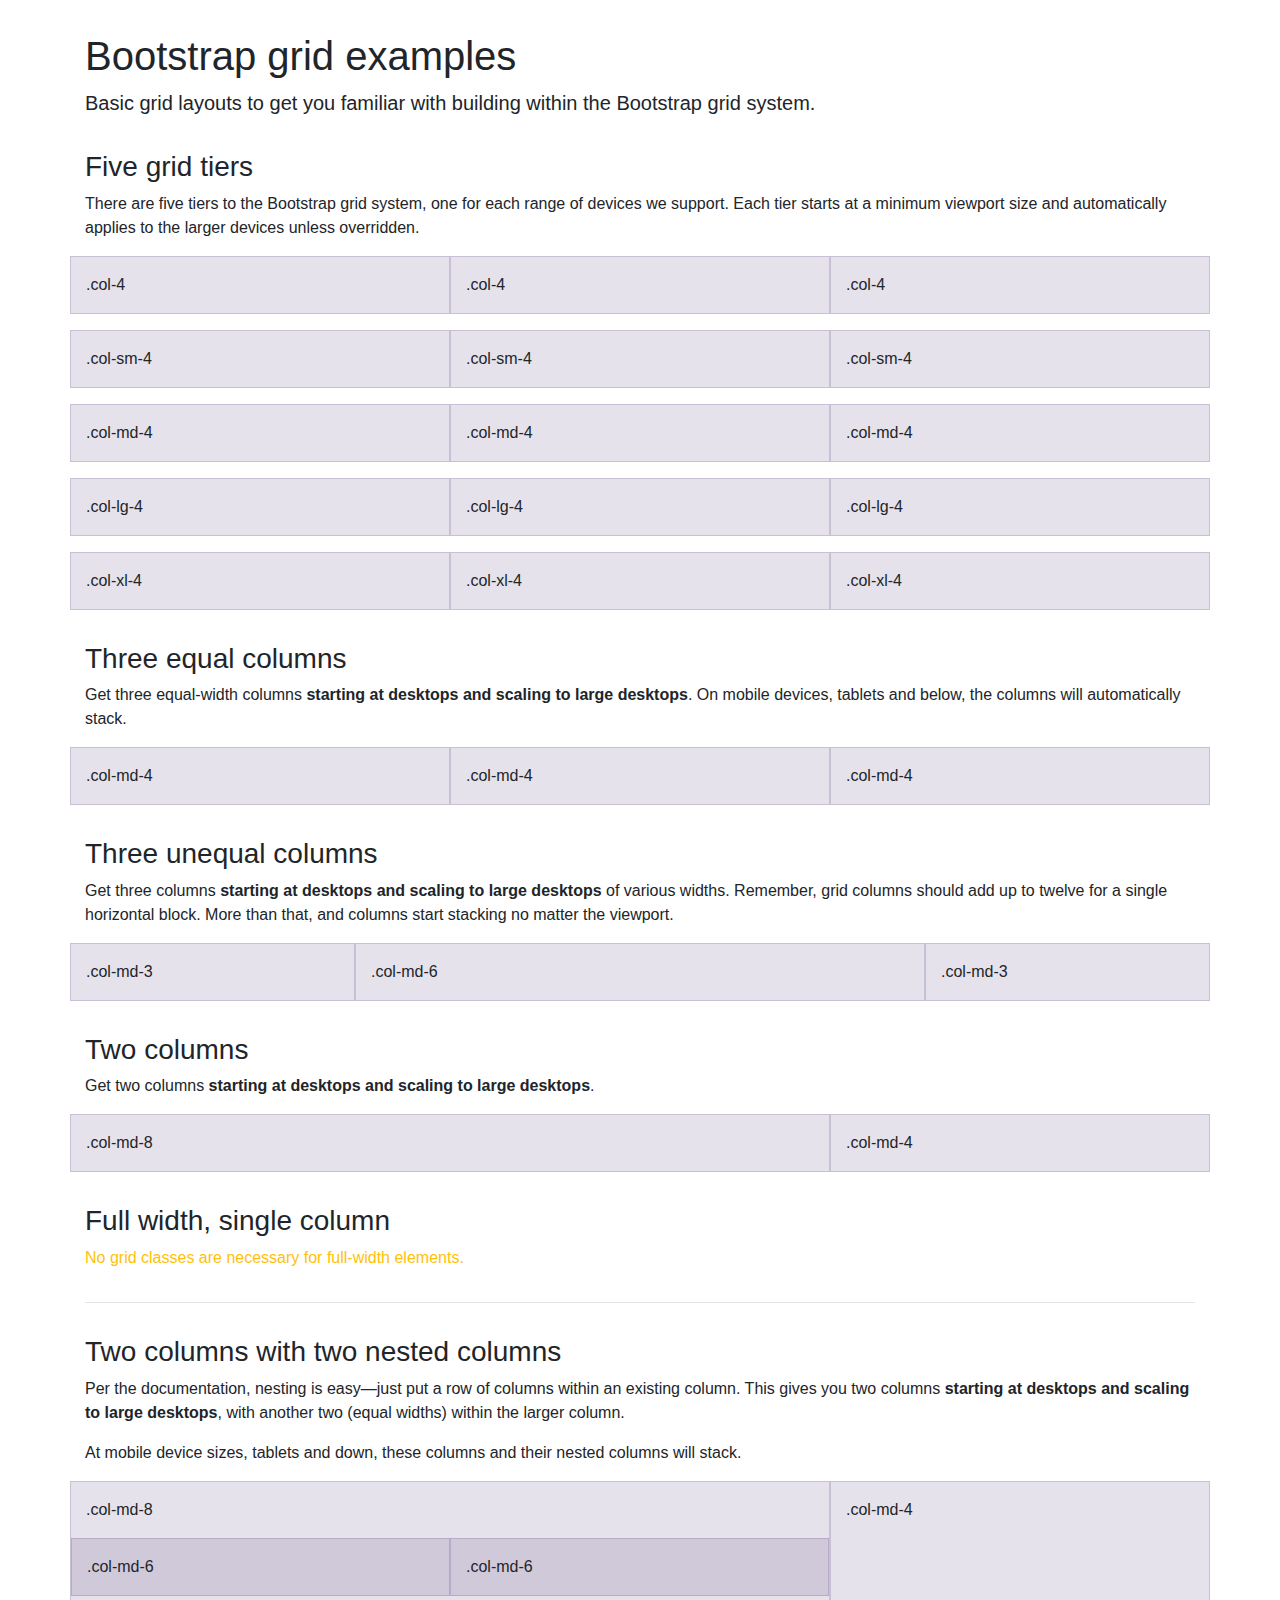
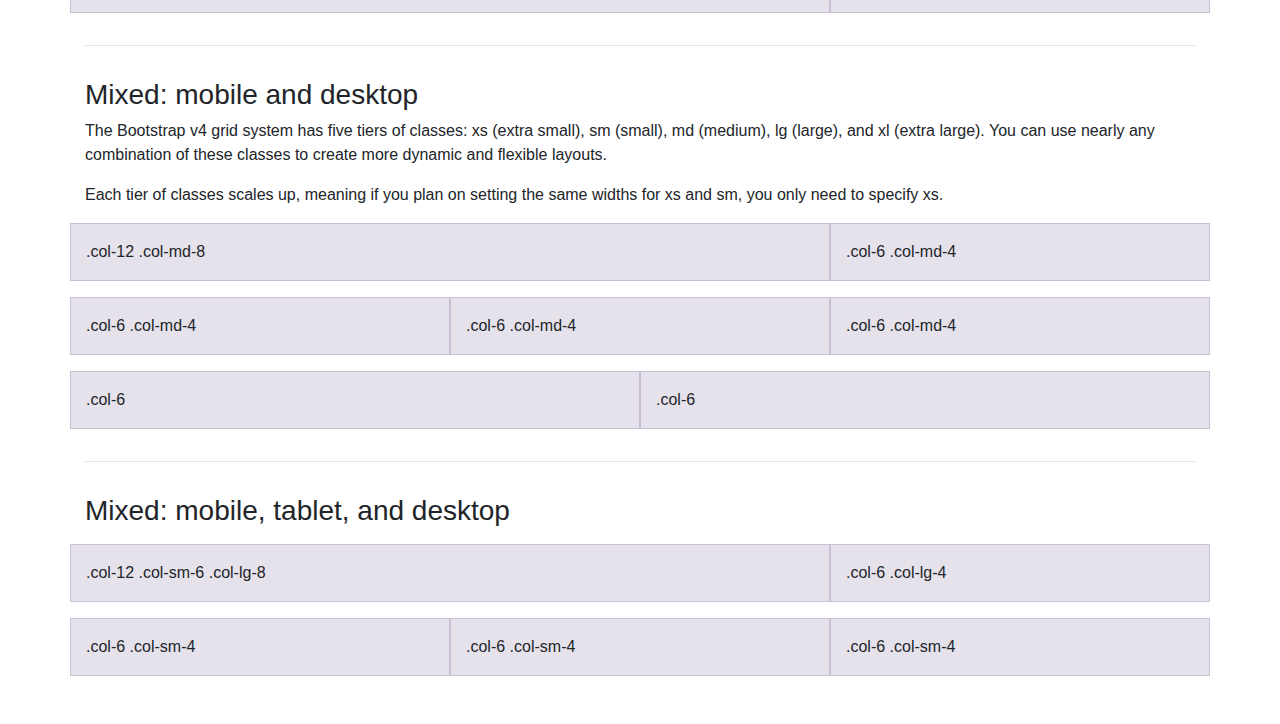
<file: public/packages/bootstrap-4.1.1/docs/4.1/examples/grid/index.html>
<!doctype html>
<html lang="en">
  <head>
    <meta charset="utf-8">
    <meta name="viewport" content="width=device-width, initial-scale=1, shrink-to-fit=no">
    <meta name="description" content="">
    <meta name="author" content="">
    <link rel="icon" href="../../../../favicon.ico">

    <title>Grid Template for Bootstrap</title>

    <!-- Bootstrap core CSS -->
    <link href="../../../../dist/css/bootstrap.min.css" rel="stylesheet">

    <!-- Custom styles for this template -->
    <link href="grid.css" rel="stylesheet">
  </head>

  <body>
    <div class="container">

      <h1>Bootstrap grid examples</h1>
      <p class="lead">Basic grid layouts to get you familiar with building within the Bootstrap grid system.</p>

      <h3>Five grid tiers</h3>
      <p>There are five tiers to the Bootstrap grid system, one for each range of devices we support. Each tier starts at a minimum viewport size and automatically applies to the larger devices unless overridden.</p>

      <div class="row">
        <div class="col-4">.col-4</div>
        <div class="col-4">.col-4</div>
        <div class="col-4">.col-4</div>
      </div>

      <div class="row">
        <div class="col-sm-4">.col-sm-4</div>
        <div class="col-sm-4">.col-sm-4</div>
        <div class="col-sm-4">.col-sm-4</div>
      </div>

      <div class="row">
        <div class="col-md-4">.col-md-4</div>
        <div class="col-md-4">.col-md-4</div>
        <div class="col-md-4">.col-md-4</div>
      </div>

      <div class="row">
        <div class="col-lg-4">.col-lg-4</div>
        <div class="col-lg-4">.col-lg-4</div>
        <div class="col-lg-4">.col-lg-4</div>
      </div>

      <div class="row">
        <div class="col-xl-4">.col-xl-4</div>
        <div class="col-xl-4">.col-xl-4</div>
        <div class="col-xl-4">.col-xl-4</div>
      </div>

      <h3>Three equal columns</h3>
      <p>Get three equal-width columns <strong>starting at desktops and scaling to large desktops</strong>. On mobile devices, tablets and below, the columns will automatically stack.</p>
      <div class="row">
        <div class="col-md-4">.col-md-4</div>
        <div class="col-md-4">.col-md-4</div>
        <div class="col-md-4">.col-md-4</div>
      </div>

      <h3>Three unequal columns</h3>
      <p>Get three columns <strong>starting at desktops and scaling to large desktops</strong> of various widths. Remember, grid columns should add up to twelve for a single horizontal block. More than that, and columns start stacking no matter the viewport.</p>
      <div class="row">
        <div class="col-md-3">.col-md-3</div>
        <div class="col-md-6">.col-md-6</div>
        <div class="col-md-3">.col-md-3</div>
      </div>

      <h3>Two columns</h3>
      <p>Get two columns <strong>starting at desktops and scaling to large desktops</strong>.</p>
      <div class="row">
        <div class="col-md-8">.col-md-8</div>
        <div class="col-md-4">.col-md-4</div>
      </div>

      <h3>Full width, single column</h3>
      <p class="text-warning">No grid classes are necessary for full-width elements.</p>

      <hr>

      <h3>Two columns with two nested columns</h3>
      <p>Per the documentation, nesting is easy—just put a row of columns within an existing column. This gives you two columns <strong>starting at desktops and scaling to large desktops</strong>, with another two (equal widths) within the larger column.</p>
      <p>At mobile device sizes, tablets and down, these columns and their nested columns will stack.</p>
      <div class="row">
        <div class="col-md-8">
          .col-md-8
          <div class="row">
            <div class="col-md-6">.col-md-6</div>
            <div class="col-md-6">.col-md-6</div>
          </div>
        </div>
        <div class="col-md-4">.col-md-4</div>
      </div>

      <hr>

      <h3>Mixed: mobile and desktop</h3>
      <p>The Bootstrap v4 grid system has five tiers of classes: xs (extra small), sm (small), md (medium), lg (large), and xl (extra large). You can use nearly any combination of these classes to create more dynamic and flexible layouts.</p>
      <p>Each tier of classes scales up, meaning if you plan on setting the same widths for xs and sm, you only need to specify xs.</p>
      <div class="row">
        <div class="col-12 col-md-8">.col-12 .col-md-8</div>
        <div class="col-6 col-md-4">.col-6 .col-md-4</div>
      </div>
      <div class="row">
        <div class="col-6 col-md-4">.col-6 .col-md-4</div>
        <div class="col-6 col-md-4">.col-6 .col-md-4</div>
        <div class="col-6 col-md-4">.col-6 .col-md-4</div>
      </div>
      <div class="row">
        <div class="col-6">.col-6</div>
        <div class="col-6">.col-6</div>
      </div>

      <hr>

      <h3>Mixed: mobile, tablet, and desktop</h3>
      <p></p>
      <div class="row">
        <div class="col-12 col-sm-6 col-lg-8">.col-12 .col-sm-6 .col-lg-8</div>
        <div class="col-6 col-lg-4">.col-6 .col-lg-4</div>
      </div>
      <div class="row">
        <div class="col-6 col-sm-4">.col-6 .col-sm-4</div>
        <div class="col-6 col-sm-4">.col-6 .col-sm-4</div>
        <div class="col-6 col-sm-4">.col-6 .col-sm-4</div>
      </div>

    </div> <!-- /container -->
  </body>
</html>
</file>
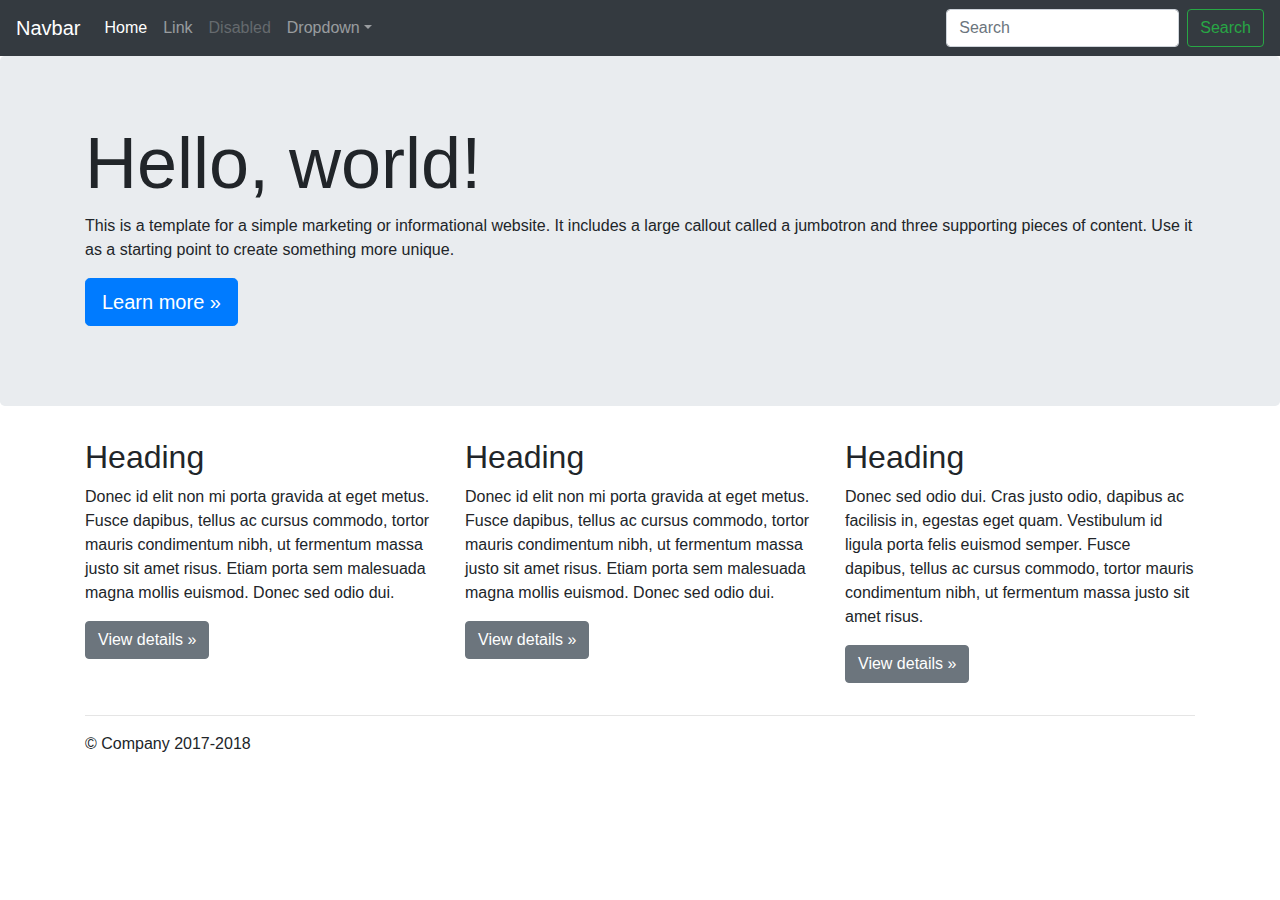
<file: public/packages/bootstrap-4.1.1/docs/4.1/examples/jumbotron/index.html>
<!doctype html>
<html lang="en">
  <head>
    <meta charset="utf-8">
    <meta name="viewport" content="width=device-width, initial-scale=1, shrink-to-fit=no">
    <meta name="description" content="">
    <meta name="author" content="">
    <link rel="icon" href="../../../../favicon.ico">

    <title>Jumbotron Template for Bootstrap</title>

    <!-- Bootstrap core CSS -->
    <link href="../../../../dist/css/bootstrap.min.css" rel="stylesheet">

    <!-- Custom styles for this template -->
    <link href="jumbotron.css" rel="stylesheet">
  </head>

  <body>

    <nav class="navbar navbar-expand-md navbar-dark fixed-top bg-dark">
      <a class="navbar-brand" href="#">Navbar</a>
      <button class="navbar-toggler" type="button" data-toggle="collapse" data-target="#navbarsExampleDefault" aria-controls="navbarsExampleDefault" aria-expanded="false" aria-label="Toggle navigation">
        <span class="navbar-toggler-icon"></span>
      </button>

      <div class="collapse navbar-collapse" id="navbarsExampleDefault">
        <ul class="navbar-nav mr-auto">
          <li class="nav-item active">
            <a class="nav-link" href="#">Home <span class="sr-only">(current)</span></a>
          </li>
          <li class="nav-item">
            <a class="nav-link" href="#">Link</a>
          </li>
          <li class="nav-item">
            <a class="nav-link disabled" href="#">Disabled</a>
          </li>
          <li class="nav-item dropdown">
            <a class="nav-link dropdown-toggle" href="http://example.com" id="dropdown01" data-toggle="dropdown" aria-haspopup="true" aria-expanded="false">Dropdown</a>
            <div class="dropdown-menu" aria-labelledby="dropdown01">
              <a class="dropdown-item" href="#">Action</a>
              <a class="dropdown-item" href="#">Another action</a>
              <a class="dropdown-item" href="#">Something else here</a>
            </div>
          </li>
        </ul>
        <form class="form-inline my-2 my-lg-0">
          <input class="form-control mr-sm-2" type="text" placeholder="Search" aria-label="Search">
          <button class="btn btn-outline-success my-2 my-sm-0" type="submit">Search</button>
        </form>
      </div>
    </nav>

    <main role="main">

      <!-- Main jumbotron for a primary marketing message or call to action -->
      <div class="jumbotron">
        <div class="container">
          <h1 class="display-3">Hello, world!</h1>
          <p>This is a template for a simple marketing or informational website. It includes a large callout called a jumbotron and three supporting pieces of content. Use it as a starting point to create something more unique.</p>
          <p><a class="btn btn-primary btn-lg" href="#" role="button">Learn more &raquo;</a></p>
        </div>
      </div>

      <div class="container">
        <!-- Example row of columns -->
        <div class="row">
          <div class="col-md-4">
            <h2>Heading</h2>
            <p>Donec id elit non mi porta gravida at eget metus. Fusce dapibus, tellus ac cursus commodo, tortor mauris condimentum nibh, ut fermentum massa justo sit amet risus. Etiam porta sem malesuada magna mollis euismod. Donec sed odio dui. </p>
            <p><a class="btn btn-secondary" href="#" role="button">View details &raquo;</a></p>
          </div>
          <div class="col-md-4">
            <h2>Heading</h2>
            <p>Donec id elit non mi porta gravida at eget metus. Fusce dapibus, tellus ac cursus commodo, tortor mauris condimentum nibh, ut fermentum massa justo sit amet risus. Etiam porta sem malesuada magna mollis euismod. Donec sed odio dui. </p>
            <p><a class="btn btn-secondary" href="#" role="button">View details &raquo;</a></p>
          </div>
          <div class="col-md-4">
            <h2>Heading</h2>
            <p>Donec sed odio dui. Cras justo odio, dapibus ac facilisis in, egestas eget quam. Vestibulum id ligula porta felis euismod semper. Fusce dapibus, tellus ac cursus commodo, tortor mauris condimentum nibh, ut fermentum massa justo sit amet risus.</p>
            <p><a class="btn btn-secondary" href="#" role="button">View details &raquo;</a></p>
          </div>
        </div>

        <hr>

      </div> <!-- /container -->

    </main>

    <footer class="container">
      <p>&copy; Company 2017-2018</p>
    </footer>

    <!-- Bootstrap core JavaScript
    ================================================== -->
    <!-- Placed at the end of the document so the pages load faster -->
    <script src="https://code.jquery.com/jquery-3.3.1.slim.min.js" integrity="sha384-q8i/X+965DzO0rT7abK41JStQIAqVgRVzpbzo5smXKp4YfRvH+8abtTE1Pi6jizo" crossorigin="anonymous"></script>
    <script>window.jQuery || document.write('<script src="../../../../assets/js/vendor/jquery-slim.min.js"><\/script>')</script>
    <script src="../../../../assets/js/vendor/popper.min.js"></script>
    <script src="../../../../dist/js/bootstrap.min.js"></script>
  </body>
</html>
</file>
<file: public/packages/bootstrap-4.1.1/docs/4.1/examples/album/album.css>
:root {
  --jumbotron-padding-y: 3rem;
}

.jumbotron {
  padding-top: var(--jumbotron-padding-y);
  padding-bottom: var(--jumbotron-padding-y);
  margin-bottom: 0;
  background-color: #fff;
}
@media (min-width: 768px) {
  .jumbotron {
    padding-top: calc(var(--jumbotron-padding-y) * 2);
    padding-bottom: calc(var(--jumbotron-padding-y) * 2);
  }
}

.jumbotron p:last-child {
  margin-bottom: 0;
}

.jumbotron-heading {
  font-weight: 300;
}

.jumbotron .container {
  max-width: 40rem;
}

footer {
  padding-top: 3rem;
  padding-bottom: 3rem;
}

footer p {
  margin-bottom: .25rem;
}

.box-shadow { box-shadow: 0 .25rem .75rem rgba(0, 0, 0, .05); }
</file>
<file: public/packages/bootstrap-4.1.1/docs/4.1/examples/blog/blog.css>
/* stylelint-disable selector-list-comma-newline-after */

.blog-header {
  line-height: 1;
  border-bottom: 1px solid #e5e5e5;
}

.blog-header-logo {
  font-family: "Playfair Display", Georgia, "Times New Roman", serif;
  font-size: 2.25rem;
}

.blog-header-logo:hover {
  text-decoration: none;
}

h1, h2, h3, h4, h5, h6 {
  font-family: "Playfair Display", Georgia, "Times New Roman", serif;
}

.display-4 {
  font-size: 2.5rem;
}
@media (min-width: 768px) {
  .display-4 {
    font-size: 3rem;
  }
}

.nav-scroller {
  position: relative;
  z-index: 2;
  height: 2.75rem;
  overflow-y: hidden;
}

.nav-scroller .nav {
  display: -ms-flexbox;
  display: flex;
  -ms-flex-wrap: nowrap;
  flex-wrap: nowrap;
  padding-bottom: 1rem;
  margin-top: -1px;
  overflow-x: auto;
  text-align: center;
  white-space: nowrap;
  -webkit-overflow-scrolling: touch;
}

.nav-scroller .nav-link {
  padding-top: .75rem;
  padding-bottom: .75rem;
  font-size: .875rem;
}

.card-img-right {
  height: 100%;
  border-radius: 0 3px 3px 0;
}

.flex-auto {
  -ms-flex: 0 0 auto;
  flex: 0 0 auto;
}

.h-250 { height: 250px; }
@media (min-width: 768px) {
  .h-md-250 { height: 250px; }
}

.border-top { border-top: 1px solid #e5e5e5; }
.border-bottom { border-bottom: 1px solid #e5e5e5; }

.box-shadow { box-shadow: 0 .25rem .75rem rgba(0, 0, 0, .05); }

/*
 * Blog name and description
 */
.blog-title {
  margin-bottom: 0;
  font-size: 2rem;
  font-weight: 400;
}
.blog-description {
  font-size: 1.1rem;
  color: #999;
}

@media (min-width: 40em) {
  .blog-title {
    font-size: 3.5rem;
  }
}

/* Pagination */
.blog-pagination {
  margin-bottom: 4rem;
}
.blog-pagination > .btn {
  border-radius: 2rem;
}

/*
 * Blog posts
 */
.blog-post {
  margin-bottom: 4rem;
}
.blog-post-title {
  margin-bottom: .25rem;
  font-size: 2.5rem;
}
.blog-post-meta {
  margin-bottom: 1.25rem;
  color: #999;
}

/*
 * Footer
 */
.blog-footer {
  padding: 2.5rem 0;
  color: #999;
  text-align: center;
  background-color: #f9f9f9;
  border-top: .05rem solid #e5e5e5;
}
.blog-footer p:last-child {
  margin-bottom: 0;
}
</file>
<file: public/packages/bootstrap-4.1.1/docs/4.1/examples/carousel/carousel.css>
/* GLOBAL STYLES
-------------------------------------------------- */
/* Padding below the footer and lighter body text */

body {
  padding-top: 3rem;
  padding-bottom: 3rem;
  color: #5a5a5a;
}


/* CUSTOMIZE THE CAROUSEL
-------------------------------------------------- */

/* Carousel base class */
.carousel {
  margin-bottom: 4rem;
}
/* Since positioning the image, we need to help out the caption */
.carousel-caption {
  bottom: 3rem;
  z-index: 10;
}

/* Declare heights because of positioning of img element */
.carousel-item {
  height: 32rem;
  background-color: #777;
}
.carousel-item > img {
  position: absolute;
  top: 0;
  left: 0;
  min-width: 100%;
  height: 32rem;
}


/* MARKETING CONTENT
-------------------------------------------------- */

/* Center align the text within the three columns below the carousel */
.marketing .col-lg-4 {
  margin-bottom: 1.5rem;
  text-align: center;
}
.marketing h2 {
  font-weight: 400;
}
.marketing .col-lg-4 p {
  margin-right: .75rem;
  margin-left: .75rem;
}


/* Featurettes
------------------------- */

.featurette-divider {
  margin: 5rem 0; /* Space out the Bootstrap <hr> more */
}

/* Thin out the marketing headings */
.featurette-heading {
  font-weight: 300;
  line-height: 1;
  letter-spacing: -.05rem;
}


/* RESPONSIVE CSS
-------------------------------------------------- */

@media (min-width: 40em) {
  /* Bump up size of carousel content */
  .carousel-caption p {
    margin-bottom: 1.25rem;
    font-size: 1.25rem;
    line-height: 1.4;
  }

  .featurette-heading {
    font-size: 50px;
  }
}

@media (min-width: 62em) {
  .featurette-heading {
    margin-top: 7rem;
  }
}
</file>
<file: public/packages/bootstrap-4.1.1/docs/4.1/examples/cover/cover.css>
/*
 * Globals
 */

/* Links */
a,
a:focus,
a:hover {
  color: #fff;
}

/* Custom default button */
.btn-secondary,
.btn-secondary:hover,
.btn-secondary:focus {
  color: #333;
  text-shadow: none; /* Prevent inheritance from `body` */
  background-color: #fff;
  border: .05rem solid #fff;
}


/*
 * Base structure
 */

html,
body {
  height: 100%;
  background-color: #333;
}

body {
  display: -ms-flexbox;
  display: flex;
  color: #fff;
  text-shadow: 0 .05rem .1rem rgba(0, 0, 0, .5);
  box-shadow: inset 0 0 5rem rgba(0, 0, 0, .5);
}

.cover-container {
  max-width: 42em;
}


/*
 * Header
 */
.masthead {
  margin-bottom: 2rem;
}

.masthead-brand {
  margin-bottom: 0;
}

.nav-masthead .nav-link {
  padding: .25rem 0;
  font-weight: 700;
  color: rgba(255, 255, 255, .5);
  background-color: transparent;
  border-bottom: .25rem solid transparent;
}

.nav-masthead .nav-link:hover,
.nav-masthead .nav-link:focus {
  border-bottom-color: rgba(255, 255, 255, .25);
}

.nav-masthead .nav-link + .nav-link {
  margin-left: 1rem;
}

.nav-masthead .active {
  color: #fff;
  border-bottom-color: #fff;
}

@media (min-width: 48em) {
  .masthead-brand {
    float: left;
  }
  .nav-masthead {
    float: right;
  }
}


/*
 * Cover
 */
.cover {
  padding: 0 1.5rem;
}
.cover .btn-lg {
  padding: .75rem 1.25rem;
  font-weight: 700;
}


/*
 * Footer
 */
.mastfoot {
  color: rgba(255, 255, 255, .5);
}
</file>
<file: public/packages/bootstrap-4.1.1/docs/4.1/examples/grid/grid.css>
body {
  padding-top: 2rem;
  padding-bottom: 2rem;
}

h3 {
  margin-top: 2rem;
}

.row {
  margin-bottom: 1rem;
}
.row .row {
  margin-top: 1rem;
  margin-bottom: 0;
}
[class*="col-"] {
  padding-top: 1rem;
  padding-bottom: 1rem;
  background-color: rgba(86, 61, 124, .15);
  border: 1px solid rgba(86, 61, 124, .2);
}

hr {
  margin-top: 2rem;
  margin-bottom: 2rem;
}
</file>
<file: public/packages/bootstrap-4.1.1/docs/4.1/examples/jumbotron/jumbotron.css>
/* Move down content because we have a fixed navbar that is 3.5rem tall */
body {
  padding-top: 3.5rem;
}
</file>
